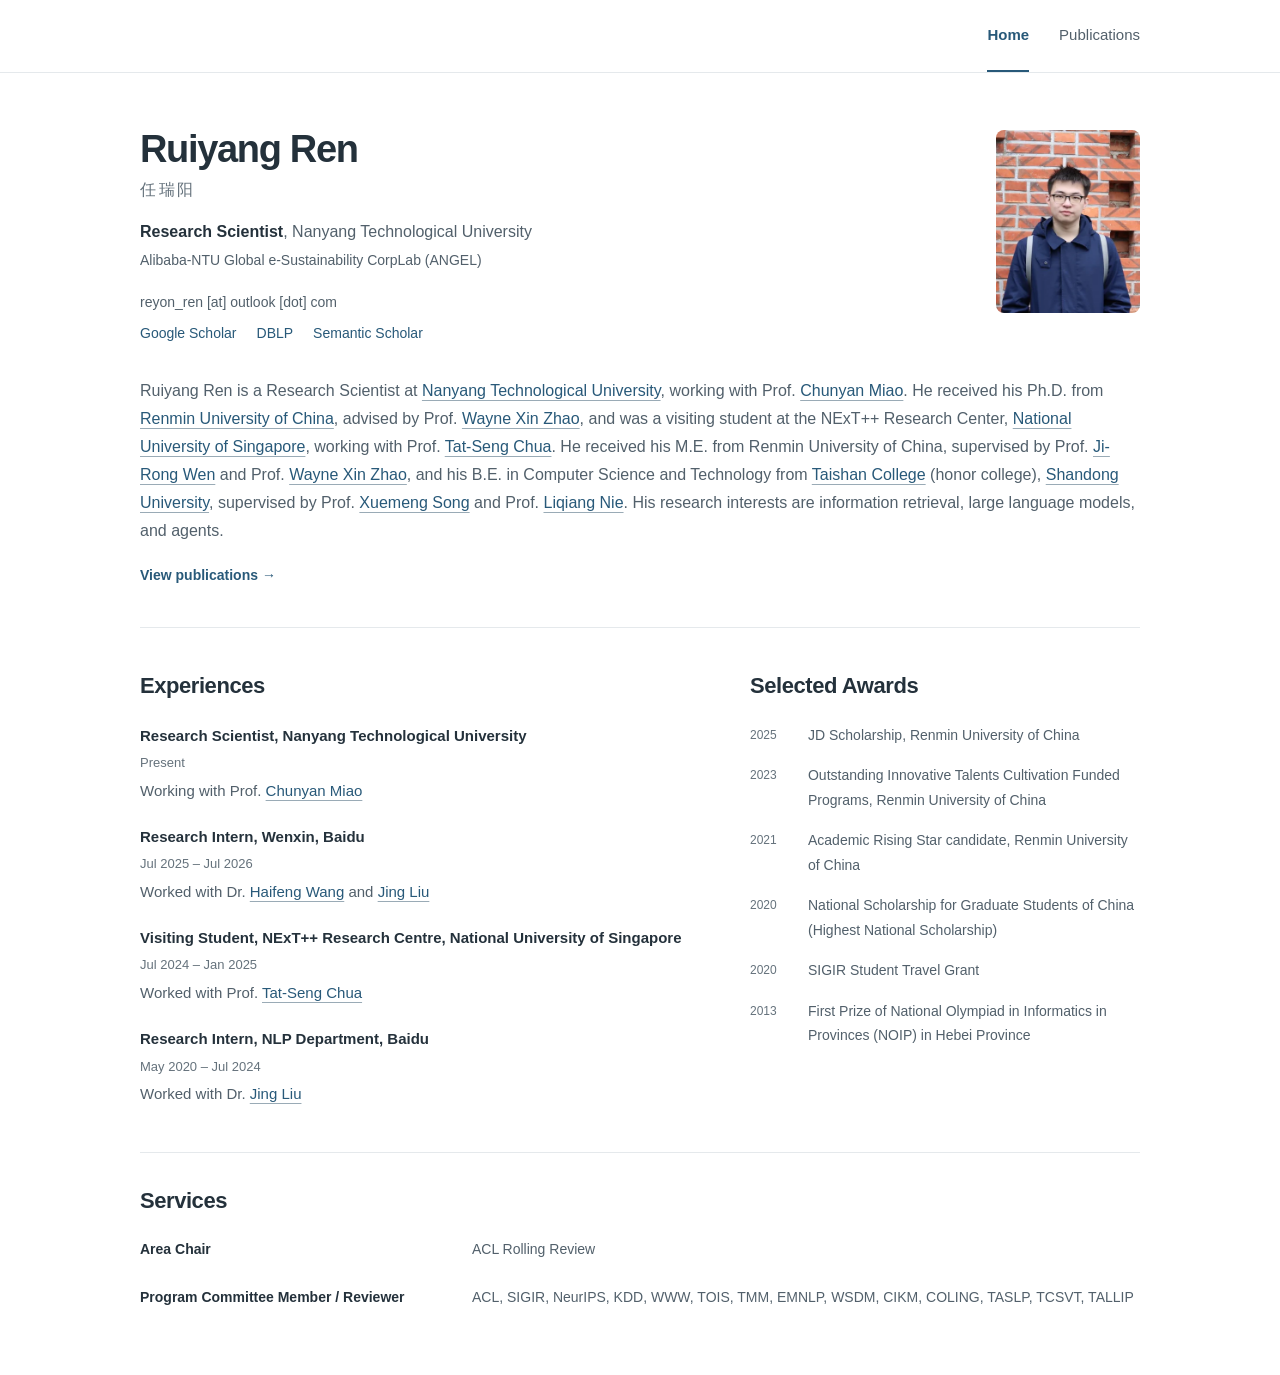
<file: index.html>
<!DOCTYPE html>
<html lang="en">
<head>
  <meta charset="UTF-8" />
  <meta name="viewport" content="width=device-width, initial-scale=1.0" />
  <title>Ruiyang Ren | Homepage</title>
  <meta name="description" content="Ruiyang Ren, Research Scientist at Nanyang Technological University. Research in information retrieval, large language models, and agents." />
  <link rel="canonical" href="https://rui-yang.ren/" />
  <link rel="icon" href="./favicon.png" type="image/png" sizes="96x96" />
  <link rel="icon" href="./favicon.svg" type="image/svg+xml" />
  <meta name="theme-color" content="#ffffff" />
  <meta property="og:type" content="website" />
  <meta property="og:site_name" content="Ruiyang Ren" />
  <meta property="og:title" content="Ruiyang Ren | Homepage" />
  <meta property="og:description" content="Ruiyang Ren, Research Scientist at Nanyang Technological University. Research in information retrieval, large language models, and agents." />
  <meta property="og:url" content="https://rui-yang.ren/" />
  <meta property="og:image" content="https://rui-yang.ren/social-card.png" />
  <meta property="og:image:width" content="1200" />
  <meta property="og:image:height" content="630" />
  <meta property="og:image:alt" content="Ruiyang Ren, Research Scientist at Nanyang Technological University" />
  <meta name="twitter:card" content="summary_large_image" />
  <link rel="stylesheet" href="./styles.css" />
</head>
<body>
  <a class="skip-link" href="#main">Skip to content</a>
  <header class="site-header">
    <div class="container nav">
      <nav class="nav-links" aria-label="Main navigation">
        <a href="./index.html" aria-current="page">Home</a>
        <a href="./publications.html">Publications</a>
      </nav>
    </div>
  </header>

  <main id="main">
    <div class="container stack">
      <section class="profile" aria-labelledby="profile-name">
        <div class="intro-grid">
          <div class="name-row">
            <h1 class="name-en" id="profile-name">Ruiyang Ren</h1>
            <div class="name-cn" lang="zh-Hans">任瑞阳</div>
          </div>

          <img width="144" height="183" class="portrait" src="./portrait.webp" decoding="async" fetchpriority="high" alt="Portrait of Ruiyang Ren" />

          <div class="affiliation-block">
            <div class="meta">
              <span class="role">Research Scientist</span>, Nanyang Technological University
            </div>
            <div class="lab-affiliation">
              Alibaba-NTU Global <span class="lab-unit">e-Sustainability</span> CorpLab <span class="lab-acronym">(ANGEL)</span>
            </div>
          </div>

          <div class="info-block">
            <div class="info-content">reyon_ren [at] outlook [dot] com</div>
            <div class="info-content profile-links">
              <a href="https://scholar.google.com/citations?user=KpIEBYMAAAAJ" target="_blank" rel="noopener noreferrer">Google Scholar</a>
              <a href="https://dblp.uni-trier.de/pid/265/6402.html" target="_blank" rel="noopener noreferrer">DBLP</a>
              <a href="https://www.semanticscholar.org/author/Ruiyang-Ren/1708171825" target="_blank" rel="noopener noreferrer">Semantic Scholar</a>
            </div>
          </div>
        </div>

        <div id="biography" class="biography">

        <p>
          Ruiyang Ren is a Research Scientist at
          <a href="https://www.ntu.edu.sg/" target="_blank" rel="noopener noreferrer">Nanyang Technological University</a>, working with Prof.
          <a href="https://dr.ntu.edu.sg/entities/person/Miao-Chun-Yan" target="_blank" rel="noopener noreferrer">Chunyan Miao</a>.
          He received his Ph.D. from
          <a href="https://www.ruc.edu.cn/" target="_blank" rel="noopener noreferrer">Renmin University of China</a>, advised by Prof.
          <a href="http://aibox.ruc.edu.cn/batmanfly" target="_blank" rel="noopener noreferrer">Wayne Xin Zhao</a>, 
          and was a visiting student at the NExT++ Research Center, 
          <a href="https://www.nus.edu.sg/" target="_blank" rel="noopener noreferrer">National University of Singapore</a>, working with Prof. 
          <a href="https://www.chuatatseng.com/" target="_blank" rel="noopener noreferrer">Tat-Seng Chua</a>.
          He received his M.E. from Renmin University of China, supervised by Prof.
          <a href="https://gsai.ruc.edu.cn/jrwen" target="_blank" rel="noopener noreferrer">Ji-Rong Wen</a>
          and Prof.
          <a href="http://aibox.ruc.edu.cn/batmanfly" target="_blank" rel="noopener noreferrer">Wayne Xin Zhao</a>,
          and his B.E. in Computer Science and Technology from
          <a href="https://www.tsxt.sdu.edu.cn/" target="_blank" rel="noopener noreferrer">Taishan College</a> (honor college),
          <a href="https://www.sdu.edu.cn/" target="_blank" rel="noopener noreferrer">Shandong University</a>, supervised by Prof.
          <a href="https://xuemengsong.github.io/" target="_blank" rel="noopener noreferrer">Xuemeng Song</a>
          and Prof.
          <a href="https://liqiangnie.github.io/index.html" target="_blank" rel="noopener noreferrer">Liqiang Nie</a>.

          His research interests are information retrieval, large language models, and agents.
        </p>
        <a class="text-link" href="./publications.html">View publications <span aria-hidden="true">→</span></a>
        </div>
      </section>

      <div class="two-col">
        <section id="experiences" class="content-section">
          <div class="section-head">
            <h2 class="section-title">Experiences</h2>
          </div>

          <ul class="clean-list">
            <li>
              <strong>Research Scientist, Nanyang Technological University</strong>
              <span class="experience-date">Present</span>
              Working with Prof. <a href="https://dr.ntu.edu.sg/entities/person/Miao-Chun-Yan" target="_blank" rel="noopener noreferrer">Chunyan Miao</a>
            </li>
            <li>
              <strong>Research Intern, Wenxin, Baidu</strong>
              <span class="experience-date">Jul 2025 – Jul 2026</span>
              Worked with Dr. <a href="https://scholar.google.com/citations?user=jgy4jCAAAAAJ" target="_blank" rel="noopener noreferrer">Haifeng Wang</a> and <a href="https://www.machinereading.ai/" target="_blank" rel="noopener noreferrer">Jing Liu</a>
            </li>
            <li>
              <strong>Visiting Student, NExT++ Research Centre, National University of Singapore</strong>
              <span class="experience-date">Jul 2024 – Jan 2025</span>
              Worked with Prof. <a href="https://www.chuatatseng.com/" target="_blank" rel="noopener noreferrer">Tat-Seng Chua</a>
            </li>
            <li>
              <strong>Research Intern, NLP Department, Baidu</strong>
              <span class="experience-date">May 2020 – Jul 2024</span>
              Worked with Dr. <a href="https://www.machinereading.ai/" target="_blank" rel="noopener noreferrer">Jing Liu</a>
            </li>
          </ul>
        </section>

        <section id="awards" class="content-section">
          <div class="section-head">
            <h2 class="section-title">Selected Awards</h2>
          </div>

          <ul class="clean-list">
            <li><span class="award-date">2025</span><span>JD Scholarship, Renmin University of China</span></li>
            <li><span class="award-date">2023</span><span>Outstanding Innovative Talents Cultivation Funded Programs, Renmin University of China</span></li>
            <li><span class="award-date">2021</span><span>Academic Rising Star candidate, Renmin University of China</span></li>
            <li><span class="award-date">2020</span><span>National Scholarship for Graduate Students of China (Highest National Scholarship)</span></li>
            <li><span class="award-date">2020</span><span>SIGIR Student Travel Grant</span></li>
            <li><span class="award-date">2013</span><span>First Prize of National Olympiad in Informatics in Provinces (NOIP) in Hebei Province</span></li>
          </ul>
        </section>
      </div>

      <section id="services" class="content-section">
          <div class="section-head">
            <h2 class="section-title">Services</h2>
          </div>

          <dl class="service-list">
            <div class="service-item">
              <dt>Area Chair</dt>
              <dd>ACL Rolling Review</dd>
            </div>
            <div class="service-item">
              <dt>Program Committee Member / Reviewer</dt>
              <dd>ACL, SIGIR, NeurIPS, KDD, WWW, TOIS, TMM, EMNLP, WSDM, CIKM, COLING, TASLP, TCSVT, TALLIP</dd>
            </div>
          </dl>
      </section>
    </div>
  </main>


</body>
</html>
</file>
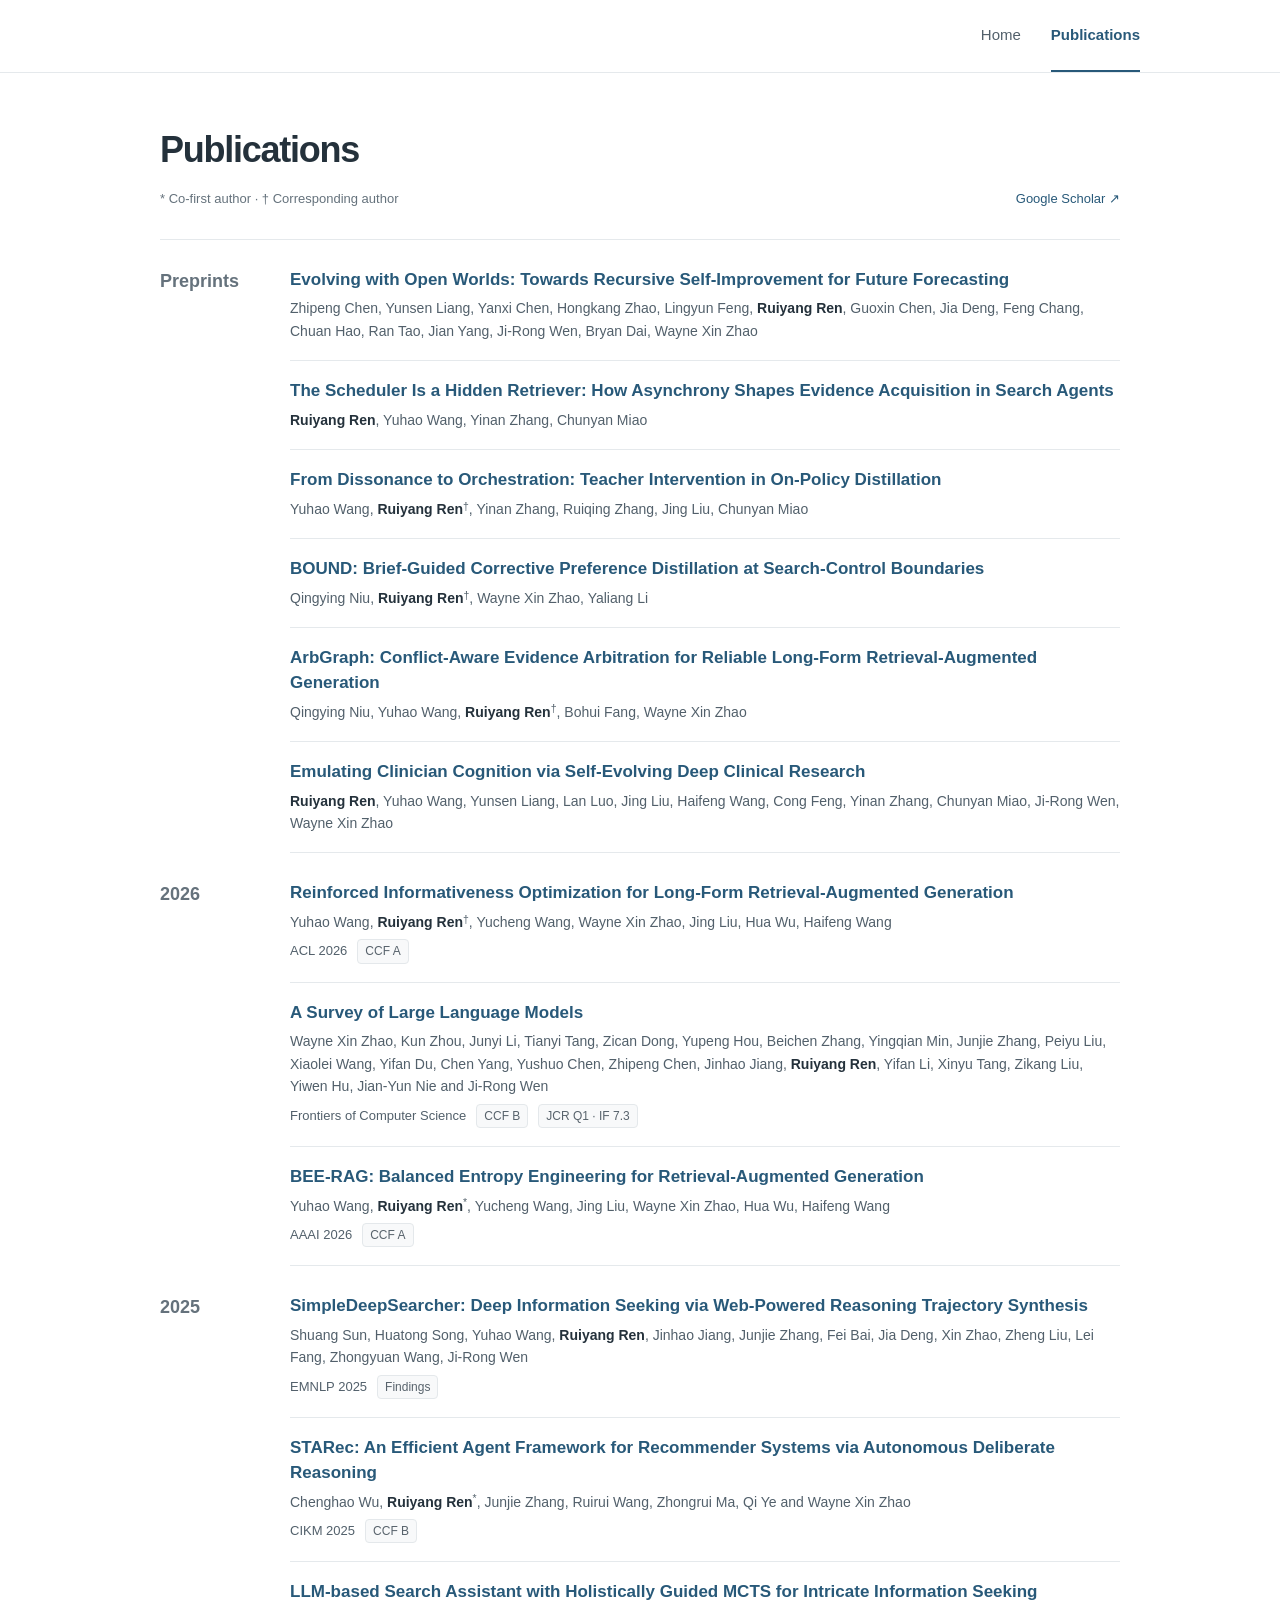
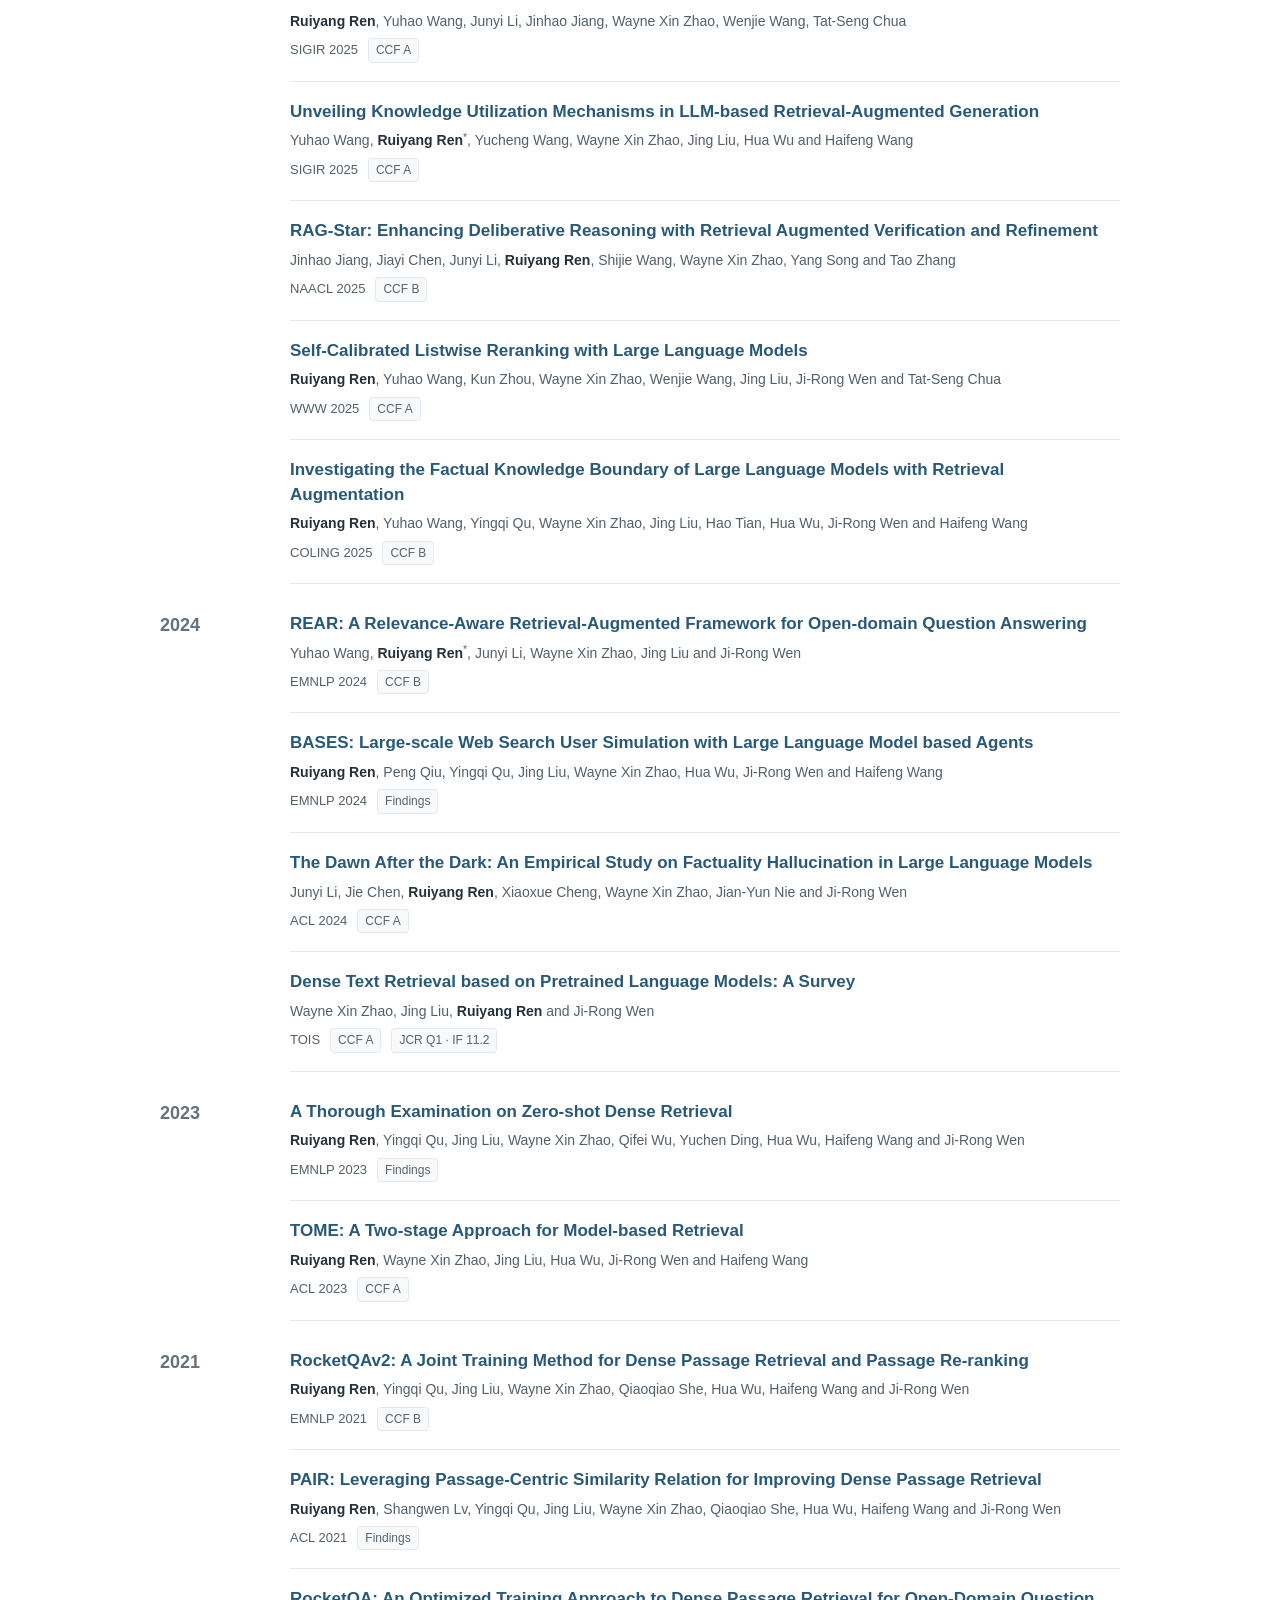
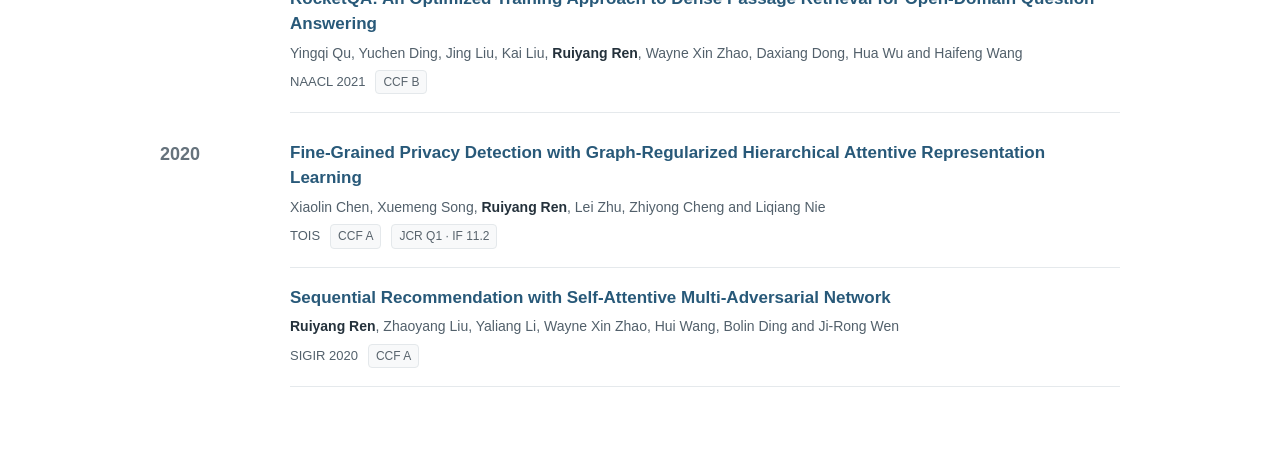
<file: publications.html>
<!DOCTYPE html>
<html lang="en">
<head>
  <meta charset="UTF-8" />
  <meta name="viewport" content="width=device-width, initial-scale=1.0" />
  <title>Publications | Ruiyang Ren</title>
  <meta name="description" content="Publications by Ruiyang Ren in information retrieval, large language models, and agents." />
  <link rel="canonical" href="https://rui-yang.ren/publications.html" />
  <link rel="icon" href="./favicon.png" type="image/png" sizes="96x96" />
  <link rel="icon" href="./favicon.svg" type="image/svg+xml" />
  <meta name="theme-color" content="#ffffff" />
  <meta property="og:type" content="website" />
  <meta property="og:site_name" content="Ruiyang Ren" />
  <meta property="og:title" content="Publications | Ruiyang Ren" />
  <meta property="og:description" content="Publications by Ruiyang Ren in information retrieval, large language models, and agents." />
  <meta property="og:url" content="https://rui-yang.ren/publications.html" />
  <meta property="og:image" content="https://rui-yang.ren/social-card.png" />
  <meta property="og:image:width" content="1200" />
  <meta property="og:image:height" content="630" />
  <meta property="og:image:alt" content="Ruiyang Ren, Research Scientist at Nanyang Technological University" />
  <meta name="twitter:card" content="summary_large_image" />
  <link rel="stylesheet" href="./styles.css" />
</head>
<body>
  <a class="skip-link" href="#main">Skip to content</a>
  <header class="site-header">
    <div class="container nav">
      <nav class="nav-links" aria-label="Main navigation">
        <a href="./index.html">Home</a>
        <a href="./publications.html" aria-current="page">Publications</a>
      </nav>
    </div>
  </header>
  <main id="main">
    <div class="container publication-page">
      <div class="page-heading">
        <h1>Publications</h1>
        <div class="publication-meta">
          <span>* Co-first author · † Corresponding author</span>
          <a href="https://scholar.google.com/citations?user=KpIEBYMAAAAJ" target="_blank" rel="noopener noreferrer">Google Scholar <span aria-hidden="true">↗</span></a>
        </div>
      </div>
      <section class="publication-group" id="group-preprints" aria-labelledby="heading-preprints">
        <h2 id="heading-preprints">Preprints</h2>
        <ul class="pub-list">
          <li>
            <h3 class="pub-title"><a href="https://arxiv.org/pdf/2610.29784" target="_blank" rel="noopener noreferrer">Evolving with Open Worlds: Towards Recursive Self-Improvement for Future Forecasting</a></h3>
            <div class="pub-authors">Zhipeng Chen, Yunsen Liang, Yanxi Chen, Hongkang Zhao, Lingyun Feng, <strong>Ruiyang Ren</strong>, Guoxin Chen, Jia Deng, Feng Chang, Chuan Hao, Ran Tao, Jian Yang, Ji-Rong Wen, Bryan Dai, Wayne Xin Zhao</div>
          </li>
          <li>
            <h3 class="pub-title"><a href="https://arxiv.org/pdf/2610.26310" target="_blank" rel="noopener noreferrer">The Scheduler Is a Hidden Retriever: How Asynchrony Shapes Evidence Acquisition in Search Agents</a></h3>
            <div class="pub-authors"><strong>Ruiyang Ren</strong>, Yuhao Wang, Yinan Zhang, Chunyan Miao</div>
          </li>
          <li>
            <h3 class="pub-title"><a href="https://arxiv.org/pdf/2609.37510" target="_blank" rel="noopener noreferrer">From Dissonance to Orchestration: Teacher Intervention in On-Policy Distillation</a></h3>
            <div class="pub-authors">Yuhao Wang, <strong>Ruiyang Ren</strong><sup>&dagger;</sup>, Yinan Zhang, Ruiqing Zhang, Jing Liu, Chunyan Miao</div>
          </li>
<li>
            <h3 class="pub-title"><a href="https://arxiv.org/pdf/2608.08768" target="_blank" rel="noopener noreferrer">BOUND: Brief-Guided Corrective Preference Distillation at Search-Control Boundaries</a></h3>
            <div class="pub-authors">Qingying Niu, <strong>Ruiyang Ren</strong><sup>&dagger;</sup>, Wayne Xin Zhao, Yaliang Li</div>
          </li>
<li>
            <h3 class="pub-title"><a href="https://arxiv.org/pdf/2604.18362" target="_blank" rel="noopener noreferrer">ArbGraph: Conflict-Aware Evidence Arbitration for Reliable Long-Form Retrieval-Augmented Generation</a></h3>
            <div class="pub-authors">Qingying Niu, Yuhao Wang, <strong>Ruiyang Ren</strong><sup>&dagger;</sup>, Bohui Fang, Wayne Xin Zhao</div>
          </li>
<li>
            <h3 class="pub-title"><a href="https://arxiv.org/pdf/2603.10677" target="_blank" rel="noopener noreferrer">Emulating Clinician Cognition via Self-Evolving Deep Clinical Research</a></h3>
            <div class="pub-authors"><strong>Ruiyang Ren</strong>, Yuhao Wang, Yunsen Liang, Lan Luo, Jing Liu, Haifeng Wang, Cong Feng, Yinan Zhang, Chunyan Miao, Ji-Rong Wen, Wayne Xin Zhao</div>
          </li>
        </ul>
      </section>
      <section class="publication-group" id="group-2026" aria-labelledby="heading-2026">
        <h2 id="heading-2026">2026</h2>
        <ul class="pub-list">
<li>
            <h3 class="pub-title"><a href="https://aclanthology.org/2026.acl-long.612/" target="_blank" rel="noopener noreferrer">Reinforced Informativeness Optimization for Long-Form Retrieval-Augmented Generation</a></h3>
            <div class="pub-authors">Yuhao Wang, <strong>Ruiyang Ren</strong><sup>&dagger;</sup>, Yucheng Wang, Wayne Xin Zhao, Jing Liu, Hua Wu, Haifeng Wang</div>
            <div class="pub-venue"><span class="venue-name">ACL 2026</span><span class="rank-tag">CCF A</span></div>
          </li>
<li>
            <h3 class="pub-title"><a href="https://doi.org/10.1007/s11704-026-60308-3" target="_blank" rel="noopener noreferrer">A Survey of Large Language Models</a></h3>
            <div class="pub-authors">Wayne Xin Zhao, Kun Zhou, Junyi Li, Tianyi Tang, Zican Dong, Yupeng Hou, Beichen Zhang, Yingqian Min, Junjie Zhang, Peiyu Liu, Xiaolei Wang, Yifan Du, Chen Yang, Yushuo Chen, Zhipeng Chen, Jinhao Jiang, <strong>Ruiyang Ren</strong>, Yifan Li, Xinyu Tang, Zikang Liu, Yiwen Hu, Jian-Yun Nie and Ji-Rong Wen</div>
            <div class="pub-venue"><span class="venue-name">Frontiers of Computer Science</span><span class="rank-tag">CCF B</span><span class="metric-tag">JCR Q1 · IF 7.3</span></div>
          </li>
<li>
            <h3 class="pub-title"><a href="https://ojs.aaai.org/index.php/AAAI/article/view/40664" target="_blank" rel="noopener noreferrer">BEE-RAG: Balanced Entropy Engineering for Retrieval-Augmented Generation</a></h3>
            <div class="pub-authors">Yuhao Wang, <strong>Ruiyang Ren</strong><sup>*</sup>, Yucheng Wang, Jing Liu, Wayne Xin Zhao, Hua Wu, Haifeng Wang</div>
            <div class="pub-venue"><span class="venue-name">AAAI 2026</span><span class="rank-tag">CCF A</span></div>
          </li>
        </ul>
      </section>
      <section class="publication-group" id="group-2025" aria-labelledby="heading-2025">
        <h2 id="heading-2025">2025</h2>
        <ul class="pub-list">
<li>
            <h3 class="pub-title"><a href="https://aclanthology.org/2025.findings-emnlp.739/" target="_blank" rel="noopener noreferrer">SimpleDeepSearcher: Deep Information Seeking via Web-Powered Reasoning Trajectory Synthesis</a></h3>
            <div class="pub-authors">Shuang Sun, Huatong Song, Yuhao Wang, <strong>Ruiyang Ren</strong>, Jinhao Jiang, Junjie Zhang, Fei Bai, Jia Deng, Xin Zhao, Zheng Liu, Lei Fang, Zhongyuan Wang, Ji-Rong Wen</div>
            <div class="pub-venue"><span class="venue-name">EMNLP 2025</span><span class="rank-tag">Findings</span></div>
          </li>
<li>
            <h3 class="pub-title"><a href="https://doi.org/10.1145/3746252.3760995" target="_blank" rel="noopener noreferrer">STARec: An Efficient Agent Framework for Recommender Systems via Autonomous Deliberate Reasoning</a></h3>
            <div class="pub-authors">Chenghao Wu, <strong>Ruiyang Ren</strong><sup>*</sup>, Junjie Zhang, Ruirui Wang, Zhongrui Ma, Qi Ye and Wayne Xin Zhao</div>
            <div class="pub-venue"><span class="venue-name">CIKM 2025</span><span class="rank-tag">CCF B</span></div>
          </li>
<li>
            <h3 class="pub-title"><a href="https://dl.acm.org/doi/10.1145/3726302.3730025" target="_blank" rel="noopener noreferrer">LLM-based Search Assistant with Holistically Guided MCTS for Intricate Information Seeking</a></h3>
            <div class="pub-authors"><strong>Ruiyang Ren</strong>, Yuhao Wang, Junyi Li, Jinhao Jiang, Wayne Xin Zhao, Wenjie Wang, Tat-Seng Chua</div>
            <div class="pub-venue"><span class="venue-name">SIGIR 2025</span><span class="rank-tag">CCF A</span></div>
          </li>
<li>
            <h3 class="pub-title"><a href="https://doi.org/10.1145/3726302.3730112" target="_blank" rel="noopener noreferrer">Unveiling Knowledge Utilization Mechanisms in LLM-based Retrieval-Augmented Generation</a></h3>
            <div class="pub-authors">Yuhao Wang, <strong>Ruiyang Ren</strong><sup>*</sup>, Yucheng Wang, Wayne Xin Zhao, Jing Liu, Hua Wu and Haifeng Wang</div>
            <div class="pub-venue"><span class="venue-name">SIGIR 2025</span><span class="rank-tag">CCF A</span></div>
          </li>
<li>
            <h3 class="pub-title"><a href="https://aclanthology.org/2025.naacl-long.361/" target="_blank" rel="noopener noreferrer">RAG-Star: Enhancing Deliberative Reasoning with Retrieval Augmented Verification and Refinement</a></h3>
            <div class="pub-authors">Jinhao Jiang, Jiayi Chen, Junyi Li, <strong>Ruiyang Ren</strong>, Shijie Wang, Wayne Xin Zhao, Yang Song and Tao Zhang</div>
            <div class="pub-venue"><span class="venue-name">NAACL 2025</span><span class="rank-tag">CCF B</span></div>
          </li>
<li>
            <h3 class="pub-title"><a href="https://doi.org/10.1145/3696410.3714658" target="_blank" rel="noopener noreferrer">Self-Calibrated Listwise Reranking with Large Language Models</a></h3>
            <div class="pub-authors"><strong>Ruiyang Ren</strong>, Yuhao Wang, Kun Zhou, Wayne Xin Zhao, Wenjie Wang, Jing Liu, Ji-Rong Wen and Tat-Seng Chua</div>
            <div class="pub-venue"><span class="venue-name">WWW 2025</span><span class="rank-tag">CCF A</span></div>
          </li>
<li>
            <h3 class="pub-title"><a href="https://aclanthology.org/2025.coling-main.250/" target="_blank" rel="noopener noreferrer">Investigating the Factual Knowledge Boundary of Large Language Models with Retrieval Augmentation</a></h3>
            <div class="pub-authors"><strong>Ruiyang Ren</strong>, Yuhao Wang, Yingqi Qu, Wayne Xin Zhao, Jing Liu, Hao Tian, Hua Wu, Ji-Rong Wen and Haifeng Wang</div>
            <div class="pub-venue"><span class="venue-name">COLING 2025</span><span class="rank-tag">CCF B</span></div>
          </li>
        </ul>
      </section>
      <section class="publication-group" id="group-2024" aria-labelledby="heading-2024">
        <h2 id="heading-2024">2024</h2>
        <ul class="pub-list">
<li>
            <h3 class="pub-title"><a href="https://aclanthology.org/2024.emnlp-main.321/" target="_blank" rel="noopener noreferrer">REAR: A Relevance-Aware Retrieval-Augmented Framework for Open-domain Question Answering</a></h3>
            <div class="pub-authors">Yuhao Wang, <strong>Ruiyang Ren</strong><sup>*</sup>, Junyi Li, Wayne Xin Zhao, Jing Liu and Ji-Rong Wen</div>
            <div class="pub-venue"><span class="venue-name">EMNLP 2024</span><span class="rank-tag">CCF B</span></div>
          </li>
<li>
            <h3 class="pub-title"><a href="https://aclanthology.org/2024.findings-emnlp.50/" target="_blank" rel="noopener noreferrer">BASES: Large-scale Web Search User Simulation with Large Language Model based Agents</a></h3>
            <div class="pub-authors"><strong>Ruiyang Ren</strong>, Peng Qiu, Yingqi Qu, Jing Liu, Wayne Xin Zhao, Hua Wu, Ji-Rong Wen and Haifeng Wang</div>
            <div class="pub-venue"><span class="venue-name">EMNLP 2024</span><span class="rank-tag">Findings</span></div>
          </li>
<li>
            <h3 class="pub-title"><a href="https://aclanthology.org/2024.acl-long.586/" target="_blank" rel="noopener noreferrer">The Dawn After the Dark: An Empirical Study on Factuality Hallucination in Large Language Models</a></h3>
            <div class="pub-authors">Junyi Li, Jie Chen, <strong>Ruiyang Ren</strong>, Xiaoxue Cheng, Wayne Xin Zhao, Jian-Yun Nie and Ji-Rong Wen</div>
            <div class="pub-venue"><span class="venue-name">ACL 2024</span><span class="rank-tag">CCF A</span></div>
          </li>
<li>
            <h3 class="pub-title"><a href="https://doi.org/10.1145/3637870" target="_blank" rel="noopener noreferrer">Dense Text Retrieval based on Pretrained Language Models: A Survey</a></h3>
            <div class="pub-authors">Wayne Xin Zhao, Jing Liu, <strong>Ruiyang Ren</strong> and Ji-Rong Wen</div>
            <div class="pub-venue"><span class="venue-name">TOIS</span><span class="rank-tag">CCF A</span><span class="metric-tag">JCR Q1 · IF 11.2</span></div>
          </li>
        </ul>
      </section>
      <section class="publication-group" id="group-2023" aria-labelledby="heading-2023">
        <h2 id="heading-2023">2023</h2>
        <ul class="pub-list">
<li>
            <h3 class="pub-title"><a href="https://aclanthology.org/2023.findings-emnlp.1057/" target="_blank" rel="noopener noreferrer">A Thorough Examination on Zero-shot Dense Retrieval</a></h3>
            <div class="pub-authors"><strong>Ruiyang Ren</strong>, Yingqi Qu, Jing Liu, Wayne Xin Zhao, Qifei Wu, Yuchen Ding, Hua Wu, Haifeng Wang and Ji-Rong Wen</div>
            <div class="pub-venue"><span class="venue-name">EMNLP 2023</span><span class="rank-tag">Findings</span></div>
          </li>
<li>
            <h3 class="pub-title"><a href="https://aclanthology.org/2023.acl-long.336/" target="_blank" rel="noopener noreferrer">TOME: A Two-stage Approach for Model-based Retrieval</a></h3>
            <div class="pub-authors"><strong>Ruiyang Ren</strong>, Wayne Xin Zhao, Jing Liu, Hua Wu, Ji-Rong Wen and Haifeng Wang</div>
            <div class="pub-venue"><span class="venue-name">ACL 2023</span><span class="rank-tag">CCF A</span></div>
          </li>
        </ul>
      </section>
      <section class="publication-group" id="group-2021" aria-labelledby="heading-2021">
        <h2 id="heading-2021">2021</h2>
        <ul class="pub-list">
<li>
            <h3 class="pub-title"><a href="https://aclanthology.org/2021.emnlp-main.224/" target="_blank" rel="noopener noreferrer">RocketQAv2: A Joint Training Method for Dense Passage Retrieval and Passage Re-ranking</a></h3>
            <div class="pub-authors"><strong>Ruiyang Ren</strong>, Yingqi Qu, Jing Liu, Wayne Xin Zhao, Qiaoqiao She, Hua Wu, Haifeng Wang and Ji-Rong Wen</div>
            <div class="pub-venue"><span class="venue-name">EMNLP 2021</span><span class="rank-tag">CCF B</span></div>
          </li>
<li>
            <h3 class="pub-title"><a href="https://aclanthology.org/2021.findings-acl.191/" target="_blank" rel="noopener noreferrer">PAIR: Leveraging Passage-Centric Similarity Relation for Improving Dense Passage Retrieval</a></h3>
            <div class="pub-authors"><strong>Ruiyang Ren</strong>, Shangwen Lv, Yingqi Qu, Jing Liu, Wayne Xin Zhao, Qiaoqiao She, Hua Wu, Haifeng Wang and Ji-Rong Wen</div>
            <div class="pub-venue"><span class="venue-name">ACL 2021</span><span class="rank-tag">Findings</span></div>
          </li>
<li>
            <h3 class="pub-title"><a href="https://aclanthology.org/2021.naacl-main.466/" target="_blank" rel="noopener noreferrer">RocketQA: An Optimized Training Approach to Dense Passage Retrieval for Open-Domain Question Answering</a></h3>
            <div class="pub-authors">Yingqi Qu, Yuchen Ding, Jing Liu, Kai Liu, <strong>Ruiyang Ren</strong>, Wayne Xin Zhao, Daxiang Dong, Hua Wu and Haifeng Wang</div>
            <div class="pub-venue"><span class="venue-name">NAACL 2021</span><span class="rank-tag">CCF B</span></div>
          </li>
        </ul>
      </section>
      <section class="publication-group" id="group-2020" aria-labelledby="heading-2020">
        <h2 id="heading-2020">2020</h2>
        <ul class="pub-list">
<li>
            <h3 class="pub-title"><a href="https://dl.acm.org/doi/10.1145/3406109" target="_blank" rel="noopener noreferrer">Fine-Grained Privacy Detection with Graph-Regularized Hierarchical Attentive Representation Learning</a></h3>
            <div class="pub-authors">Xiaolin Chen, Xuemeng Song, <strong>Ruiyang Ren</strong>, Lei Zhu, Zhiyong Cheng and Liqiang Nie</div>
            <div class="pub-venue"><span class="venue-name">TOIS</span><span class="rank-tag">CCF A</span><span class="metric-tag">JCR Q1 · IF 11.2</span></div>
          </li>
<li>
            <h3 class="pub-title"><a href="https://dl.acm.org/doi/10.1145/3397271.3401111" target="_blank" rel="noopener noreferrer">Sequential Recommendation with Self-Attentive Multi-Adversarial Network</a></h3>
            <div class="pub-authors"><strong>Ruiyang Ren</strong>, Zhaoyang Liu, Yaliang Li, Wayne Xin Zhao, Hui Wang, Bolin Ding and Ji-Rong Wen</div>
            <div class="pub-venue"><span class="venue-name">SIGIR 2020</span><span class="rank-tag">CCF A</span></div>
          </li>
        </ul>
      </section>
    </div>
  </main>

</body>
</html>
</file>
<file: styles.css>
:root {
  --text: #24313b;
  --secondary: #52606b;
  --muted: #65727c;
  --primary: #285979;
  --line: #e5e9ec;
}
* { box-sizing: border-box; }
html { scroll-padding-top: 96px; }
body {
  margin: 0;
  background: #fff;
  color: var(--text);
  font-family: -apple-system, BlinkMacSystemFont, "Segoe UI", "Helvetica Neue", Arial, "PingFang SC", sans-serif;
  font-size: 16px;
  line-height: 1.75;
  -webkit-font-smoothing: antialiased;
}
a { color: var(--primary); text-decoration: none; text-underline-offset: 4px; }
a:hover { text-decoration: underline; }
a:focus-visible { outline: 2px solid var(--primary); outline-offset: 5px; border-radius: 2px; }
.biography p a, #experiences .clean-list a {
  text-decoration: underline;
  text-decoration-color: #9aabb6;
  text-decoration-thickness: 1px;
}
.biography p a:hover, #experiences .clean-list a:hover { text-decoration-color: currentColor; }
img { display: block; max-width: 100%; }
.container { width: min(1000px, calc(100% - 64px)); margin: 0 auto; }
.site-header { position: sticky; top: 0; z-index: 10; background: #fff; border-bottom: 1px solid var(--line); }
.nav { min-height: 72px; display: flex; align-items: center; justify-content: flex-end; gap: 20px; }

.nav-links { display: flex; gap: 30px; align-self: stretch; }
.nav-links a { display: flex; align-items: center; color: var(--secondary); font-size: 15px; border-bottom: 2px solid transparent; }
.nav-links a[aria-current="page"] { border-bottom-color: var(--primary); color: var(--primary); font-weight: 600; }
.skip-link { position: fixed; left: 16px; top: -100px; background: #fff; padding: 10px 16px; z-index: 20; }
.skip-link:focus { top: 8px; }
main { padding: 54px 0 64px; }
.stack { display: grid; gap: 44px; }
.profile { padding-bottom: 38px; border-bottom: 1px solid var(--line); }
.intro-grid {
  display: grid;
  grid-template-columns: minmax(0, 1fr) 144px;
  grid-template-areas: "name portrait" "affiliation portrait" "contact portrait";
  column-gap: 48px;
  align-items: start;
}
.portrait { grid-area: portrait; width: 144px; height: 183px; object-fit: cover; border-radius: 8px; margin-top: 3px; }
.name-row { grid-area: name; display: flex; flex-direction: column; align-items: flex-start; gap: 6px; }
.name-en { margin: 0; font-size: 38px; letter-spacing: -.035em; line-height: 1.2; font-weight: 700; }
.name-cn { font-family: "PingFang SC", "Hiragino Sans GB", "Microsoft YaHei", sans-serif; font-size: 16px; line-height: 1.4; letter-spacing: .16em; color: var(--muted); font-weight: 400; }
.affiliation-block { grid-area: affiliation; min-width: 0; margin-top: 18px; }
.meta { font-size: 16px; line-height: 1.65; color: var(--secondary); text-wrap: balance; }
.role { color: var(--text); font-weight: 600; }
.lab-affiliation { margin-top: 4px; font-size: 14px; line-height: 1.65; color: var(--secondary); text-wrap: balance; }
.lab-acronym, .lab-unit { white-space: nowrap; }
.info-block { grid-area: contact; min-width: 0; display: grid; gap: 4px; margin-top: 18px; }
.info-content { font-size: 14px; color: var(--secondary); }
.profile-links { display: flex; gap: 6px 20px; flex-wrap: wrap; }
.profile-links a { display: inline-flex; align-items: center; min-height: 28px; font-weight: 500; }
.biography { margin-top: 30px; }
p { margin: 0; color: var(--secondary); font-size: 16px; }
p + p { margin-top: 16px; }
.text-link { display: inline-block; margin-top: 18px; font-size: 14px; font-weight: 600; }
.content-section { min-width: 0; }
.section-head { margin-bottom: 22px; }
.section-title { margin: 0; font-size: 22px; line-height: 1.3; letter-spacing: -.02em; font-weight: 650; }
.two-col { display: grid; grid-template-columns: minmax(0, 1.4fr) minmax(0, 1fr); gap: 64px; }
.clean-list { list-style: none; margin: 0; padding: 0; }
.clean-list li { padding: 0 0 20px; font-size: 15px; color: var(--secondary); }
.clean-list li:last-child { padding-bottom: 0; }
.clean-list strong { color: var(--text); font-weight: 600; }
.experience-date { display: block; margin: 3px 0; font-size: 13px; color: var(--muted); font-variant-numeric: tabular-nums; }
#awards .clean-list li { display: grid; grid-template-columns: 44px minmax(0, 1fr); gap: 14px; font-size: 14px; padding-bottom: 16px; }
.award-date { color: var(--muted); font-size: 12px; line-height: 2.04; font-variant-numeric: tabular-nums; }
#services { padding-top: 34px; border-top: 1px solid var(--line); }
.service-list { display: grid; gap: 22px; margin: 0; }
.service-item { display: grid; grid-template-columns: 300px minmax(0, 1fr); column-gap: 32px; align-items: baseline; }
.service-item dt { font-size: 14px; font-weight: 600; line-height: 1.75; white-space: nowrap; }
.service-item dd { margin: 0; font-size: 14px; line-height: 1.85; color: var(--secondary); }
.publication-page { max-width: 960px; }
.page-heading { padding-bottom: 28px; border-bottom: 1px solid var(--line); }
.page-heading h1 { margin: 0; font-size: 36px; font-weight: 700; letter-spacing: -.035em; line-height: 1.25; }
.publication-meta { display: flex; justify-content: space-between; flex-wrap: wrap; gap: 10px 24px; margin-top: 16px; font-size: 13px; color: var(--muted); }

.publication-group { display: grid; grid-template-columns: 100px minmax(0, 1fr); gap: 30px; padding-top: 28px; }
.publication-group h2 { position: sticky; top: 98px; align-self: start; margin: 0; font-size: 18px; color: var(--muted); line-height: 1.5; font-weight: 550; }
.pub-list { list-style: none; padding: 0; margin: 0; min-width: 0; }
.pub-list li { padding: 0 0 18px; margin-bottom: 18px; border-bottom: 1px solid var(--line); }
.pub-list li:last-child { margin-bottom: 0; }
.pub-title { margin: 0; font-size: 17px; line-height: 1.45; font-weight: 600; }
.pub-title a { color: var(--primary); }
.pub-authors { margin-top: 5px; font-size: 14px; line-height: 1.6; color: var(--secondary); }
.pub-authors strong { color: var(--text); font-weight: 650; }
.pub-authors sup { position: relative; top: -.4em; vertical-align: baseline; font-size: .75em; line-height: 0; }
.pub-venue { display: flex; align-items: baseline; flex-wrap: wrap; gap: 6px 10px; margin-top: 6px; font-size: 13px; color: var(--secondary); font-weight: 500; }
.venue-name { color: var(--secondary); }
.rank-tag, .metric-tag { display: inline-block; padding: 1px 7px; border: 1px solid #e4e8eb; border-radius: 4px; font-size: 12px; line-height: 1.7; font-weight: 500; color: #58636c; background: #f8f9fa; }
@media (max-width: 900px) {
  .two-col { grid-template-columns: 1fr; gap: 36px; }
  #awards { border-top: 1px solid var(--line); padding-top: 32px; }
}
@media (max-width: 760px) {
  main { padding-top: 36px; }
  .service-item { grid-template-columns: 1fr; row-gap: 5px; }
  .publication-group { grid-template-columns: 1fr; gap: 14px; }
  .publication-group h2 { position: static; padding-bottom: 8px; border-bottom: 1px solid var(--line); }
}
@media (max-width: 640px) {
  .intro-grid {
    grid-template-columns: minmax(0, 1fr) 96px;
    grid-template-areas: "name portrait" "affiliation affiliation" "contact contact";
    column-gap: 24px;
  }
  .portrait { width: 96px; height: 122px; margin-top: 0; }
  .name-row { align-self: center; }
  .affiliation-block { margin-top: 22px; }
  .meta { font-size: 15px; }
  .lab-affiliation { font-size: 14px; margin-top: 6px; }
  .info-block { margin-top: 16px; }
}
@media (max-width: 480px) {
  .container { width: calc(100% - 40px); }
  .nav { min-height: 62px; gap: 12px; }

  .nav-links { gap: 20px; }
  .nav-links a { font-size: 14px; }
  main { padding: 30px 0 40px; }
  .stack { gap: 32px; }
  .profile { padding-bottom: 28px; }
  .intro-grid { grid-template-columns: minmax(0, 1fr) 80px; column-gap: 20px; }
  .portrait { width: 80px; height: 102px; }
  .name-row { gap: 7px; }
  .name-en { font-size: clamp(26px, 7.2vw, 32px); }
  .name-cn { font-size: 14px; }
  .meta { font-size: 14px; }
  .info-content { font-size: 13px; overflow-wrap: anywhere; }
  .profile-links { gap: 4px 12px; }
  .biography { margin-top: 26px; }
  .section-title { font-size: 21px; }
  .page-heading h1 { font-size: 32px; }
  .publication-meta { font-size: 12px; }

}
@media (max-width: 360px) {
  .service-item dt { font-size: 13px; }
}
@media print {
  .site-header, .skip-link { display: none; }
  main { padding: 0; }
  .container { width: 100%; }
  .publication-group h2 { position: static; }
  .pub-list li, .clean-list li { break-inside: avoid; }
}
</file>
